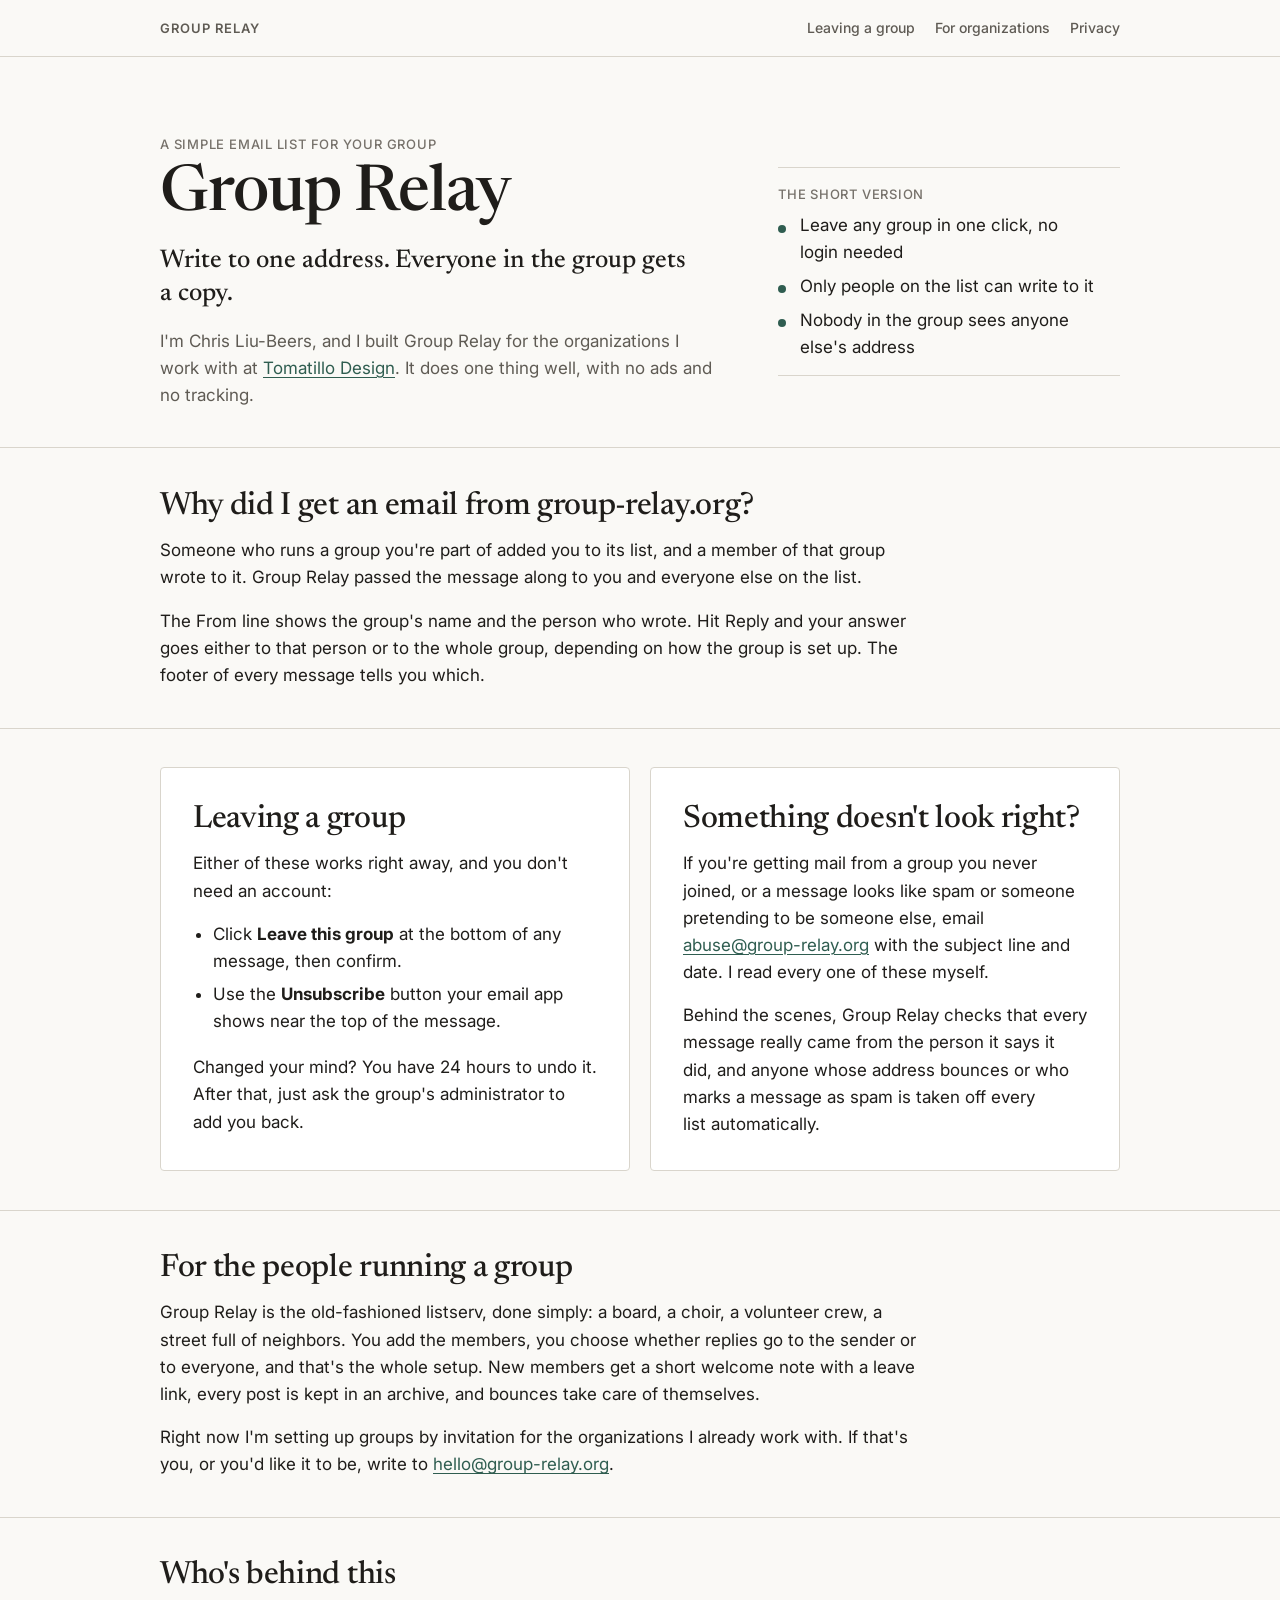
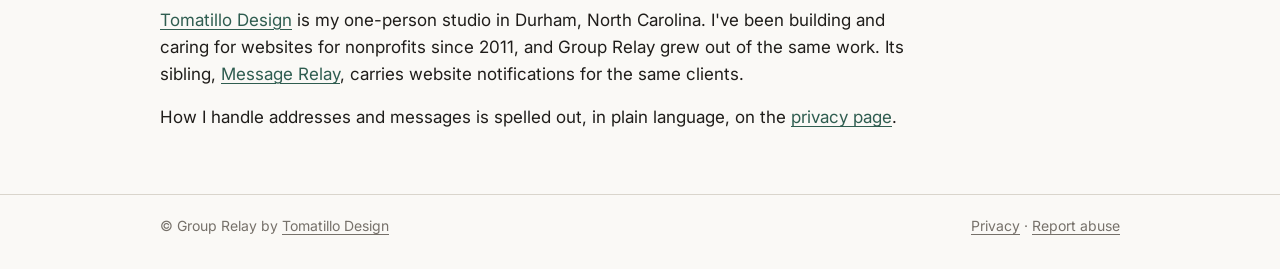
<file: index.html>
<!doctype html>
<html lang="en">
<head>
  <meta charset="utf-8">
  <meta name="viewport" content="width=device-width, initial-scale=1">
  <meta name="description" content="Group Relay is a simple email list: write to one address and everyone in the group gets a copy. Built and run by Chris Liu-Beers at Tomatillo Design.">
  <meta name="theme-color" content="#2f5d50">
  <title>Group Relay | A simple email list for your group</title>
  <link rel="icon" href="./favicon.svg" type="image/svg+xml">
  <link rel="preconnect" href="https://fonts.googleapis.com">
  <link rel="preconnect" href="https://fonts.gstatic.com" crossorigin>
  <link href="https://fonts.googleapis.com/css2?family=Newsreader:opsz,wght@6..72,500;6..72,600&family=Inter:wght@400;500;600&display=swap" rel="stylesheet">
  <link rel="stylesheet" href="./styles.css">
</head>
<body>
  <a class="skip-link" href="#main-content">Skip to main content</a>

  <div class="site-top"><div class="container">
    <a class="wordmark" href="./">Group Relay</a>
    <nav aria-label="Site"><a href="#leave-heading">Leaving a group</a><a href="#orgs-heading">For organizations</a><a href="./privacy.html">Privacy</a></nav>
  </div></div>

  <header class="site-header">
    <div class="container hero">
      <div class="hero-shell">
        <div class="hero-copy">
          <p class="eyebrow">A simple email list for your group</p>
          <h1>Group Relay</h1>
          <p class="hero-lead">Write to one address. Everyone in the group gets a copy.</p>
          <p class="hero-context">
            I'm Chris Liu-Beers, and I built Group Relay for the organizations I work with at
            <a href="https://tomatillodesign.com" target="_blank" rel="noopener noreferrer">Tomatillo Design</a>.
            It does one thing well, with no ads and no tracking.
          </p>
        </div>
        <aside class="hero-proof" aria-label="How Group Relay treats your email">
          <p class="hero-proof-title">The short version</p>
          <ul class="hero-proof-list">
            <li>Leave any group in one click, no login needed</li>
            <li>Only people on the list can write to it</li>
            <li>Nobody in the group sees anyone else's address</li>
          </ul>
        </aside>
      </div>
    </div>
  </header>

  <main id="main-content">
    <section class="section" aria-labelledby="why-heading">
      <div class="container">
        <h2 id="why-heading">Why did I get an email from group-relay.org?</h2>
        <p>
          Someone who runs a group you're part of added you to its list, and a member of that group
          wrote to it. Group Relay passed the message along to you and everyone else on the list.
        </p>
        <p>
          The From line shows the group's name and the person who wrote. Hit Reply and your answer
          goes either to that person or to the whole group, depending on how the group is set up.
          The footer of every message tells you which.
        </p>
      </div>
    </section>

    <section class="section" aria-labelledby="leave-heading">
      <div class="container split-grid">
        <article class="card">
          <h2 id="leave-heading">Leaving a group</h2>
          <p>Either of these works right away, and you don't need an account:</p>
          <ul>
            <li>Click <strong>Leave this group</strong> at the bottom of any message, then confirm.</li>
            <li>Use the <strong>Unsubscribe</strong> button your email app shows near the top of the message.</li>
          </ul>
          <p>Changed your mind? You have 24 hours to undo it. After that, just ask the group's administrator to add you back.</p>
        </article>

        <article class="card">
          <h2>Something doesn't look right?</h2>
          <p>
            If you're getting mail from a group you never joined, or a message looks like spam or
            someone pretending to be someone else, email
            <a href="mailto:abuse@group-relay.org">abuse@group-relay.org</a>
            with the subject line and date. I read every one of these myself.
          </p>
          <p>
            Behind the scenes, Group Relay checks that every message really came from the person
            it says it did, and anyone whose address bounces or who marks a message as spam is taken
            off every list automatically.
          </p>
        </article>
      </div>
    </section>

    <section class="section" aria-labelledby="orgs-heading">
      <div class="container">
        <h2 id="orgs-heading">For the people running a group</h2>
        <p>
          Group Relay is the old-fashioned listserv, done simply: a board, a choir, a volunteer
          crew, a street full of neighbors. You add the members, you choose whether replies go to
          the sender or to everyone, and that's the whole setup. New members get a short welcome
          note with a leave link, every post is kept in an archive, and bounces take care of
          themselves.
        </p>
        <p>
          Right now I'm setting up groups by invitation for the organizations I already work with.
          If that's you, or you'd like it to be, write to
          <a href="mailto:hello@group-relay.org">hello@group-relay.org</a>.
        </p>
      </div>
    </section>

    <section class="section" aria-labelledby="operated-by-heading">
      <div class="container">
        <h2 id="operated-by-heading">Who's behind this</h2>
        <p>
          <a href="https://tomatillodesign.com" target="_blank" rel="noopener noreferrer">Tomatillo Design</a>
          is my one-person studio in Durham, North Carolina. I've been building and caring for
          websites for nonprofits since 2011, and Group Relay grew out of the same work. Its
          sibling, <a href="https://message-relay.org" target="_blank" rel="noopener noreferrer">Message Relay</a>,
          carries website notifications for the same clients.
        </p>
        <p>
          How I handle addresses and messages is spelled out, in plain language, on the
          <a href="./privacy.html">privacy page</a>.
        </p>
      </div>
    </section>
  </main>

  <footer class="site-footer">
    <div class="container footer-inner">
      <p>
        &copy; Group Relay by
        <a href="https://tomatillodesign.com" target="_blank" rel="noopener noreferrer">Tomatillo Design</a>
      </p>
      <p>
        <a href="./privacy.html">Privacy</a> &middot;
        <a href="mailto:abuse@group-relay.org">Report abuse</a>
      </p>
    </div>
  </footer>
</body>
</html>
</file>
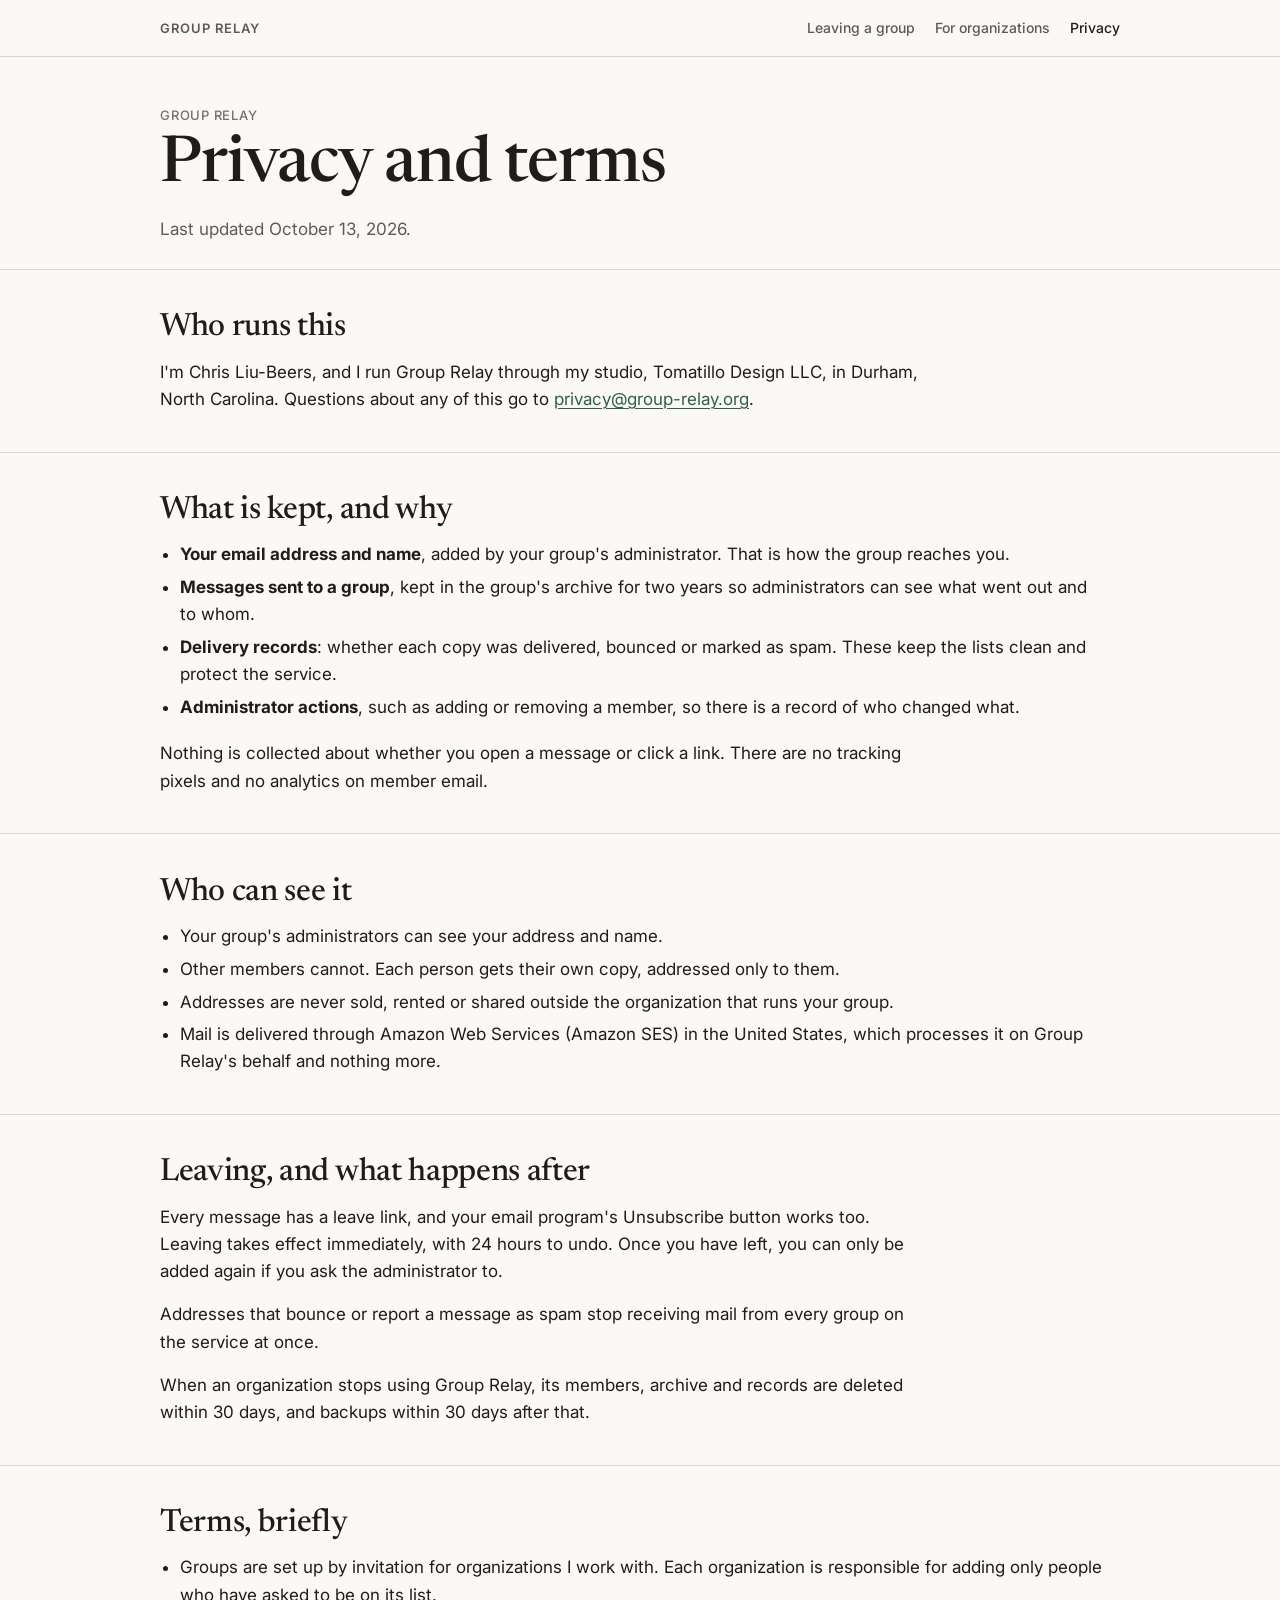
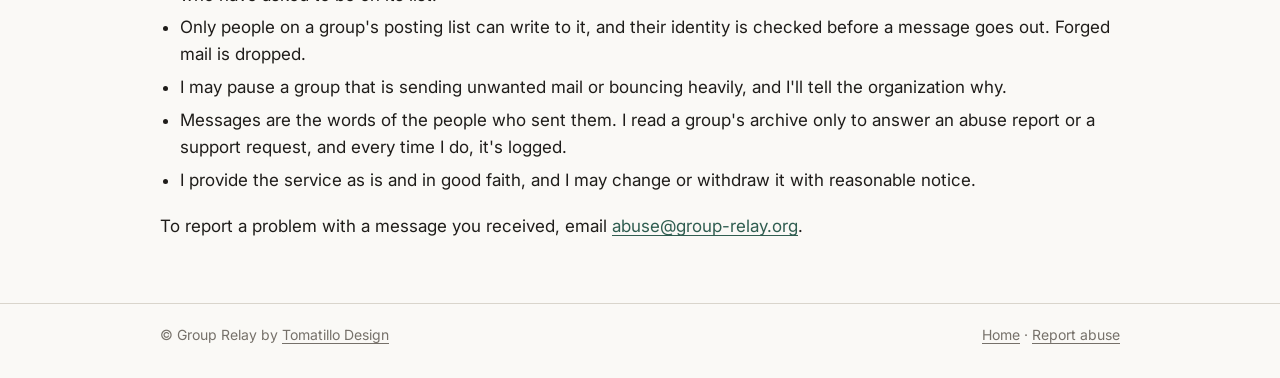
<file: privacy.html>
<!doctype html>
<html lang="en">
<head>
  <meta charset="utf-8">
  <meta name="viewport" content="width=device-width, initial-scale=1">
  <meta name="description" content="How Group Relay handles member addresses and messages, in plain language.">
  <meta name="theme-color" content="#2f5d50">
  <title>Privacy | Group Relay</title>
  <link rel="icon" href="./favicon.svg" type="image/svg+xml">
  <link rel="preconnect" href="https://fonts.googleapis.com">
  <link rel="preconnect" href="https://fonts.gstatic.com" crossorigin>
  <link href="https://fonts.googleapis.com/css2?family=Newsreader:opsz,wght@6..72,500;6..72,600&family=Inter:wght@400;500;600&display=swap" rel="stylesheet">
  <link rel="stylesheet" href="./styles.css">
</head>
<body>
  <a class="skip-link" href="#main-content">Skip to main content</a>

  <div class="site-top"><div class="container">
    <a class="wordmark" href="./">Group Relay</a>
    <nav aria-label="Site"><a href="./#leave-heading">Leaving a group</a><a href="./#orgs-heading">For organizations</a><a href="./privacy.html" aria-current="page">Privacy</a></nav>
  </div></div>

  <header class="site-header site-header-compact">
    <div class="container hero">
      <div class="hero-copy">
        <p class="eyebrow"><a href="./">Group Relay</a></p>
        <h1>Privacy and terms</h1>
        <p class="hero-context">Last updated October 13, 2026.</p>
      </div>
    </div>
  </header>

  <main id="main-content">
    <section class="section" aria-labelledby="who-heading">
      <div class="container">
        <h2 id="who-heading">Who runs this</h2>
        <p>
          I'm Chris Liu-Beers, and I run Group Relay through my studio, Tomatillo Design LLC, in
          Durham, North Carolina. Questions about any of this go to
          <a href="mailto:privacy@group-relay.org">privacy@group-relay.org</a>.
        </p>
      </div>
    </section>

    <section class="section" aria-labelledby="data-heading">
      <div class="container">
        <h2 id="data-heading">What is kept, and why</h2>
        <ul>
          <li><strong>Your email address and name</strong>, added by your group's administrator. That is how the group reaches you.</li>
          <li><strong>Messages sent to a group</strong>, kept in the group's archive for two years so administrators can see what went out and to whom.</li>
          <li><strong>Delivery records</strong>: whether each copy was delivered, bounced or marked as spam. These keep the lists clean and protect the service.</li>
          <li><strong>Administrator actions</strong>, such as adding or removing a member, so there is a record of who changed what.</li>
        </ul>
        <p>Nothing is collected about whether you open a message or click a link. There are no tracking pixels and no analytics on member email.</p>
      </div>
    </section>

    <section class="section" aria-labelledby="share-heading">
      <div class="container">
        <h2 id="share-heading">Who can see it</h2>
        <ul>
          <li>Your group's administrators can see your address and name.</li>
          <li>Other members cannot. Each person gets their own copy, addressed only to them.</li>
          <li>Addresses are never sold, rented or shared outside the organization that runs your group.</li>
          <li>Mail is delivered through Amazon Web Services (Amazon SES) in the United States, which processes it on Group Relay's behalf and nothing more.</li>
        </ul>
      </div>
    </section>

    <section class="section" aria-labelledby="leave-heading">
      <div class="container">
        <h2 id="leave-heading">Leaving, and what happens after</h2>
        <p>
          Every message has a leave link, and your email program's Unsubscribe button works too.
          Leaving takes effect immediately, with 24 hours to undo. Once you have left, you can only
          be added again if you ask the administrator to.
        </p>
        <p>
          Addresses that bounce or report a message as spam stop receiving mail from every group on
          the service at once.
        </p>
        <p>
          When an organization stops using Group Relay, its members, archive and records are deleted
          within 30 days, and backups within 30 days after that.
        </p>
      </div>
    </section>

    <section class="section" aria-labelledby="terms-heading">
      <div class="container">
        <h2 id="terms-heading">Terms, briefly</h2>
        <ul>
          <li>Groups are set up by invitation for organizations I work with. Each organization is responsible for adding only people who have asked to be on its list.</li>
          <li>Only people on a group's posting list can write to it, and their identity is checked before a message goes out. Forged mail is dropped.</li>
          <li>I may pause a group that is sending unwanted mail or bouncing heavily, and I'll tell the organization why.</li>
          <li>Messages are the words of the people who sent them. I read a group's archive only to answer an abuse report or a support request, and every time I do, it's logged.</li>
          <li>I provide the service as is and in good faith, and I may change or withdraw it with reasonable notice.</li>
        </ul>
        <p>
          To report a problem with a message you received, email
          <a href="mailto:abuse@group-relay.org">abuse@group-relay.org</a>.
        </p>
      </div>
    </section>
  </main>

  <footer class="site-footer">
    <div class="container footer-inner">
      <p>
        &copy; Group Relay by
        <a href="https://tomatillodesign.com" target="_blank" rel="noopener noreferrer">Tomatillo Design</a>
      </p>
      <p>
        <a href="./">Home</a> &middot;
        <a href="mailto:abuse@group-relay.org">Report abuse</a>
      </p>
    </div>
  </footer>
</body>
</html>
</file>
<file: styles.css>
/* group-relay.org: final tokens (docs/design/final in the group-relay repo). */

:root {
  --paper: #faf9f6;
  --surface: #ffffff;
  --ink: #1f1d1a;
  --ink-2: #5f5b54;
  --ink-3: #76716a;
  --rule: #d9d5cc;
  --line: #e8e5de;
  --tint: #f4f2ed;
  --accent: #2f5d50;
  --accent-hover: #28503f;
  --accent-soft: #e9f0ed;
  --serif: "Newsreader", Georgia, "Times New Roman", serif;
  --sans: Inter, -apple-system, "Segoe UI", Roboto, Helvetica, Arial, sans-serif;
  --mono: Menlo, Consolas, "Liberation Mono", "Courier New", monospace;
  --radius: 4px;
  --container: 60rem;
  color-scheme: light;
}

*,
*::before,
*::after {
  box-sizing: border-box;
}

html {
  scroll-behavior: smooth;
  -webkit-text-size-adjust: 100%;
}

body {
  margin: 0;
  font: 17px/1.6 var(--sans);
  color: var(--ink);
  background: var(--paper);
  text-wrap: pretty;
}

a {
  color: var(--accent);
  text-decoration-thickness: 0.08em;
  text-underline-offset: 0.18em;
}

a:hover {
  color: var(--accent-hover);
  text-decoration-thickness: 0.12em;
}

a:focus-visible {
  outline: 2px solid var(--accent);
  outline-offset: 3px;
  border-radius: 2px;
}

.skip-link {
  position: absolute;
  left: 1rem;
  top: -200px;
  z-index: 1000;
  padding: 0.75rem 1rem;
  background: var(--surface);
  border: 1px solid var(--rule);
  border-radius: var(--radius);
  color: var(--ink);
}

.skip-link:focus {
  top: 1rem;
}

.container {
  width: min(calc(100% - 2rem), var(--container));
  margin-inline: auto;
}

/* Site header band: wordmark and three links, closed by a rule */
.site-top {
  border-bottom: 1px solid var(--rule);
}

.site-top .container {
  display: flex;
  flex-wrap: wrap;
  align-items: center;
  justify-content: space-between;
  gap: 4px 16px;
  min-height: 56px;
  padding: 8px 0;
}

.wordmark {
  font: 600 13px/20px var(--sans);
  letter-spacing: 0.08em;
  text-transform: uppercase;
  color: var(--ink-2);
  text-decoration: none;
  padding: 4px 0;
}

.site-top nav {
  display: flex;
  flex-wrap: wrap;
  gap: 0 20px;
}

.site-top nav a {
  font: 500 14px/20px var(--sans);
  color: var(--ink-2);
  text-decoration: none;
  padding: 4px 0;
  white-space: nowrap;
}

.wordmark:hover,
.site-top nav a:hover {
  color: var(--ink);
  text-decoration: underline;
}

.site-top nav a[aria-current="page"] {
  color: var(--ink);
}

/* Hero: type on the paper, not a card */
.site-header {
  padding: clamp(2.5rem, 6vw, 5rem) 0 clamp(1.5rem, 3vw, 2.5rem);
}

.site-header-compact {
  padding-block: clamp(2rem, 4vw, 3rem) clamp(1.25rem, 2vw, 1.75rem);
}

.hero-shell {
  display: grid;
  gap: 2rem;
  align-items: start;
}

.eyebrow {
  margin: 0;
  font: 500 13px/20px var(--sans);
  letter-spacing: 0.06em;
  text-transform: uppercase;
  color: var(--ink-3);
}

.eyebrow a {
  color: inherit;
  text-decoration: none;
}

.eyebrow a:hover {
  color: var(--ink);
  text-decoration: underline;
}

h1 {
  font: 500 clamp(2.4rem, 6vw, 4rem) / 1.05 var(--serif);
  letter-spacing: -0.015em;
  margin: 0.5rem 0 1rem;
  color: var(--ink);
}

.hero-lead {
  font: 500 clamp(1.25rem, 2.4vw, 1.6rem) / 1.3 var(--serif);
  margin: 0 0 1rem;
  max-width: 26em;
  color: var(--ink);
}

.hero-context {
  margin: 0;
  color: var(--ink-2);
  max-width: 60ch;
}

.hero-proof {
  border-top: 1px solid var(--rule);
  border-bottom: 1px solid var(--rule);
  padding: 1rem 0 0.85rem;
  max-width: 28rem;
  align-self: center;
}

.hero-proof-title {
  margin: 0 0 0.5rem;
  font: 500 13px/20px var(--sans);
  letter-spacing: 0.06em;
  text-transform: uppercase;
  color: var(--ink-3);
}

.hero-proof ul {
  margin: 0;
  padding: 0;
  list-style: none;
}

.hero-proof li {
  position: relative;
  padding-left: 1.4rem;
  color: var(--ink);
}

.hero-proof li + li {
  margin-top: 0.4rem;
}

.hero-proof li::before {
  content: "";
  position: absolute;
  left: 0;
  top: 0.72em;
  width: 0.5rem;
  height: 0.5rem;
  border-radius: 50%;
  background: var(--accent);
}

h2 {
  font: 500 clamp(1.5rem, 3vw, 2rem) / 1.2 var(--serif);
  letter-spacing: -0.01em;
  color: var(--ink);
  margin: 0 0 0.75rem;
  text-wrap: balance;
}

h3 {
  font: 500 clamp(1.2rem, 2.25vw, 1.45rem) / 1.25 var(--serif);
  color: var(--ink);
  margin: 0 0 0.6rem;
}

p {
  margin: 0 0 1rem;
  max-width: 70ch;
}

ul {
  margin: 0.4rem 0 1.2rem;
  padding-left: 1.25rem;
}

li + li {
  margin-top: 0.35rem;
}

/* Sections separated by rules; cards are hairline boxes on the paper */
.section {
  padding: clamp(1.5rem, 3vw, 2.5rem) 0;
  border-top: 1px solid var(--rule);
}

.section > .container > p:last-child,
.section > .container > ul:last-child {
  margin-bottom: 0;
}

.card {
  background: var(--surface);
  border: 1px solid var(--rule);
  border-radius: var(--radius);
  padding: clamp(1.25rem, 2.8vw, 2rem);
}

.card p:last-child,
.card ul:last-child {
  margin-bottom: 0;
}

.split-grid {
  display: grid;
  gap: 1rem;
}

/* Footer: a hairline and small grey text */
.site-footer {
  border-top: 1px solid var(--rule);
  margin-top: 1.5rem;
}

.footer-inner {
  display: flex;
  flex-wrap: wrap;
  gap: 0.5rem 2rem;
  justify-content: space-between;
  align-items: center;
  padding: 1.25rem 0 2rem;
  font-size: 14px;
  color: var(--ink-3);
}

.footer-inner p {
  margin: 0;
}

.footer-inner a {
  color: var(--ink-3);
}

.footer-inner a:hover {
  color: var(--ink);
}

@media (min-width: 48rem) {
  .hero-shell {
    grid-template-columns: minmax(0, 1.5fr) minmax(15rem, 0.9fr);
    gap: 3rem;
  }

  .split-grid {
    grid-template-columns: repeat(2, minmax(0, 1fr));
    gap: 1.25rem;
  }
}
</file>
